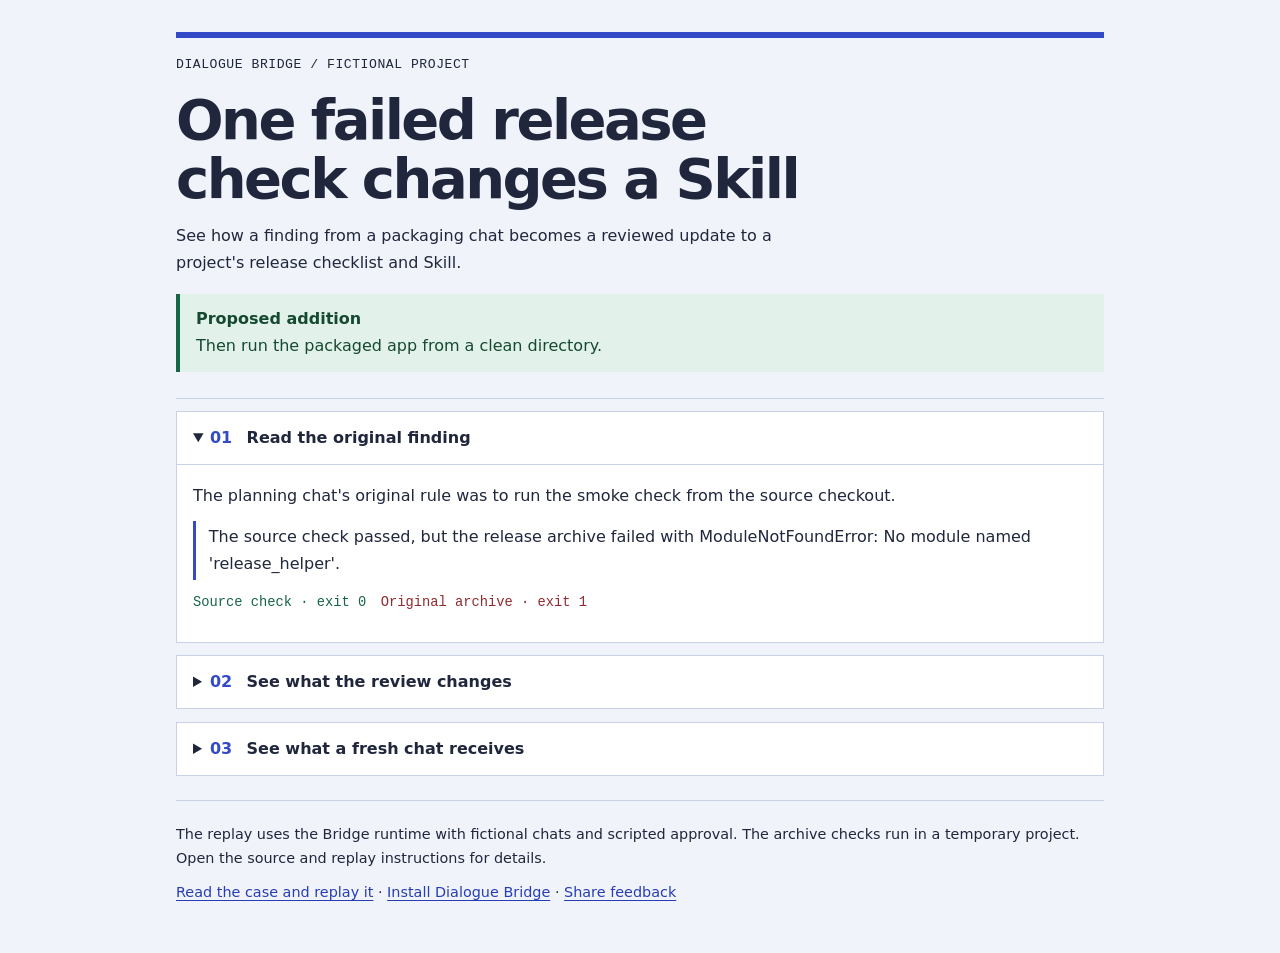
<file: docs/release-check-example.html>
<!doctype html>
<html lang="en">
<head>
  <meta charset="utf-8">
  <meta name="viewport" content="width=device-width, initial-scale=1">
  <meta name="description" content="Follow one fictional packaging failure from its source chat into a reviewed project Skill update.">
  <title>Dialogue Bridge | A project Skill gets a new check</title>
  <style>
    :root { color-scheme: light; --ink:#20273d; --paper:#f0f3fa; --card:#fff; --accent:#334bc6; --pass:#176548; --line:#c9d1e6; }
    * { box-sizing:border-box; }
    body { margin:0; background:var(--paper); color:var(--ink); font:1rem/1.65 system-ui,sans-serif; }
    main { width:min(100% - 2.5rem, 58rem); margin:2rem auto 3rem; }
    header { border-top:6px solid var(--accent); border-bottom:1px solid var(--line); padding:1rem 0 1.6rem; }
    .label, .status, code, pre { font-family:Consolas,monospace; }
    .label { font-size:.82rem; letter-spacing:.04em; }
    h1 { font-size:clamp(2rem,6vw,3.5rem); line-height:1.06; letter-spacing:-.045em; margin:.9rem 0; max-width:16ch; }
    p { margin:.65rem 0; }
    header p { max-width:63ch; }
    .change { border-left:4px solid var(--pass); background:#e2f2ea; padding:.8rem 1rem; margin-top:1.1rem; color:#164932; }
    details { background:var(--card); border:1px solid var(--line); margin-top:.8rem; }
    summary { padding:.8rem 1rem; cursor:pointer; font-weight:700; }
    summary span { color:var(--accent); padding-right:.55rem; }
    details[open] summary { border-bottom:1px solid var(--line); }
    .body { padding:.45rem 1rem 1rem; }
    blockquote { border-left:3px solid var(--accent); padding:.2rem .8rem; margin:.75rem 0; }
    .status { display:flex; flex-wrap:wrap; gap:.4rem .9rem; font-size:.86rem; }
    .pass { color:var(--pass); }
    .fail { color:#93292e; }
    code { overflow-wrap:anywhere; }
    footer { margin-top:1.5rem; border-top:1px solid var(--line); padding-top:.75rem; font-size:.9rem; }
    a { color:#263db6; text-underline-offset:.2em; }
    a:focus-visible, summary:focus-visible { outline:3px solid var(--accent); outline-offset:3px; }
    @media (max-width:36rem) { main { width:calc(100% - 1.5rem); margin-top:1rem; } }
  </style>
</head>
<body>
<main>
  <header>
    <div class="label">DIALOGUE BRIDGE / FICTIONAL PROJECT</div>
    <h1>One failed release check changes a Skill</h1>
    <p>See how a finding from a packaging chat becomes a reviewed update to a project's release checklist and Skill.</p>
    <div class="change"><strong>Proposed addition</strong><br>Then run the packaged app from a clean directory.</div>
  </header>
  <details open>
    <summary><span>01</span> Read the original finding</summary>
    <div class="body">
      <p>The planning chat's original rule was to run the smoke check from the source checkout.</p>
      <blockquote>The source check passed, but the release archive failed with ModuleNotFoundError: No module named 'release_helper'.</blockquote>
      <p class="status"><span class="pass">Source check · exit 0</span><span class="fail">Original archive · exit 1</span></p>
    </div>
  </details>
  <details>
    <summary><span>02</span> See what the review changes</summary>
    <div class="body">
      <p>The packaging chat proposes a new check with references to both source messages. The shared rule stays as it was until approval. After approval, the planning chat's dependent view needs review. The packaging chat's separate view stays current.</p>
      <p>The reviewed wording can go into <code>docs/release-checks.md</code> and <code>.agents/skills/release-check/SKILL.md</code>.</p>
      <div class="change">Run the smoke check from the source checkout.<br><strong>+ Then run the packaged app from a clean directory.</strong></div>
    </div>
  </details>
  <details>
    <summary><span>03</span> See what a fresh chat receives</summary>
    <div class="body">
      <p>A fresh reader can retrieve the revised rule and the packaging chat's original finding. The replay applies the approved wording to the example files and tests a rebuilt archive containing the missing helper.</p>
      <p class="status pass">Fixed archive · exit 0 · Release smoke check passed.</p>
    </div>
  </details>
  <footer>
    <p>The replay uses the Bridge runtime with fictional chats and scripted approval. The archive checks run in a temporary project. Open the source and replay instructions for details.</p>
    <p><a href="https://github.com/zhaosknss/codex-dialogue-bridge/blob/codex/initial-plugin/docs/RELEASE_CHECK_EXAMPLE.md">Read the case and replay it</a> · <a href="https://github.com/zhaosknss/codex-dialogue-bridge#install-in-codex">Install Dialogue Bridge</a> · <a href="https://github.com/zhaosknss/codex-dialogue-bridge/issues/new/choose">Share feedback</a></p>
  </footer>
</main>
</body>
</html>
</file>
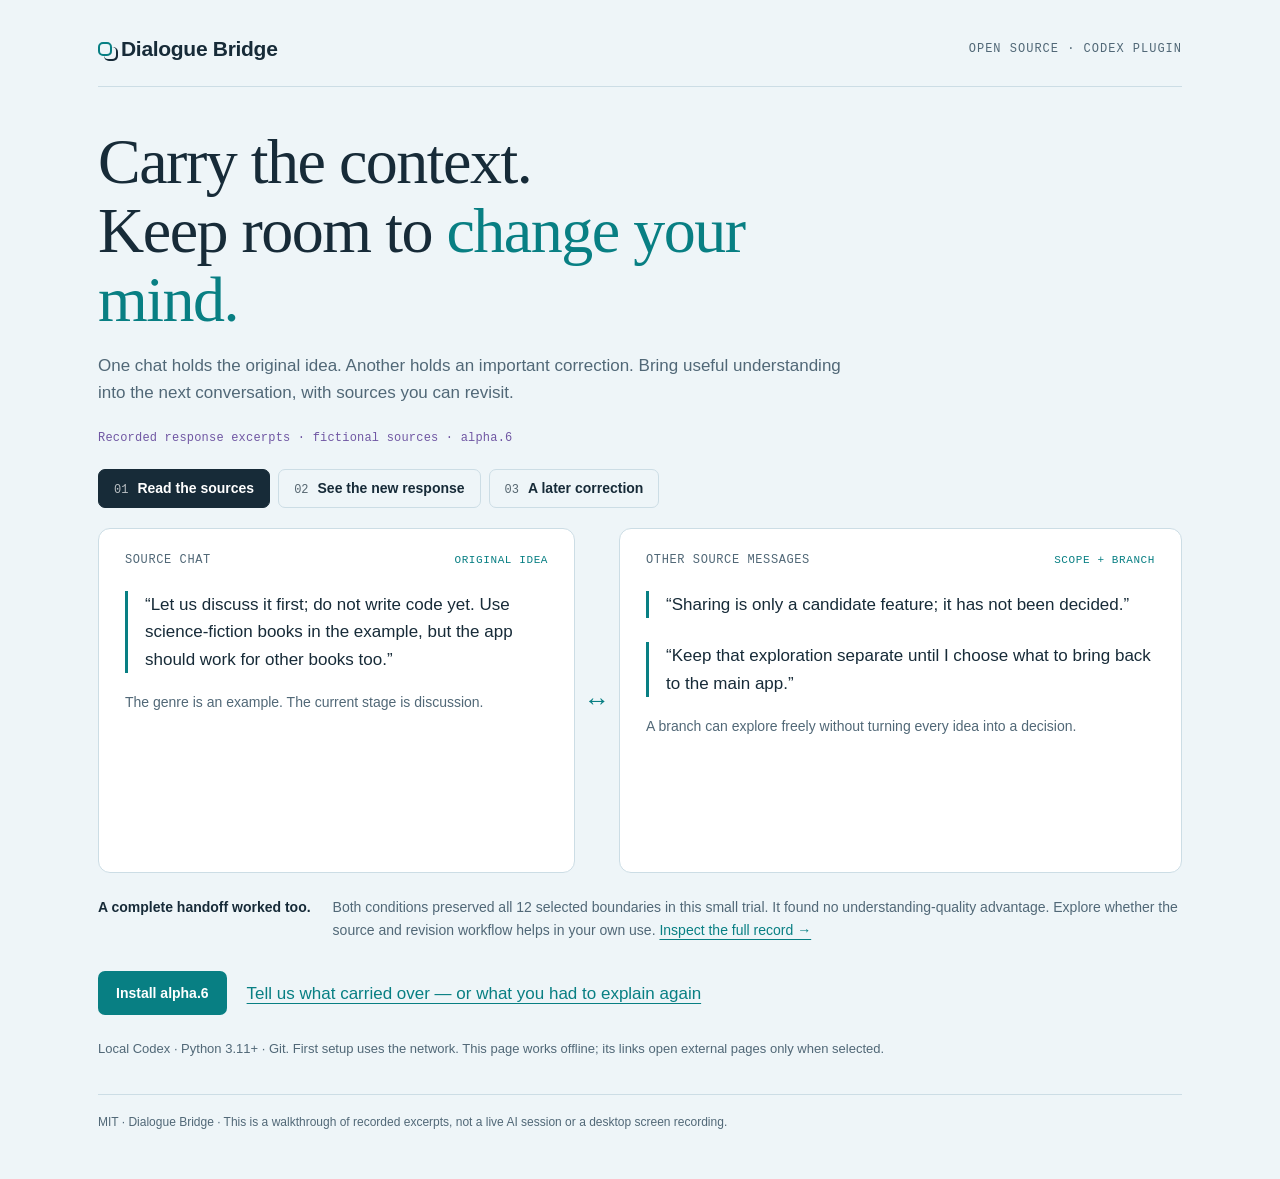
<file: docs/walkthrough.html>
<!doctype html>
<html lang="en">
<head>
<meta charset="utf-8">
<meta name="viewport" content="width=device-width, initial-scale=1">
<meta name="description" content="A recorded Dialogue Bridge walkthrough using fictional chats and actual response excerpts.">
<title>Dialogue Bridge — carry the context</title>
<style>
:root{--ink:#172b38;--muted:#516877;--paper:#eef5f8;--white:#fff;--teal:#087f83;--purple:#7057a3;--line:#ccdde5;--display:Georgia,'Times New Roman',serif;--body:'Segoe UI',Arial,sans-serif;--mono:Consolas,monospace}
*{box-sizing:border-box}body{margin:0;background:var(--paper);color:var(--ink);font:17px/1.6 var(--body)}a{color:var(--teal);text-underline-offset:4px}button,a{outline-offset:5px}button:focus-visible,a:focus-visible{outline:3px solid var(--purple)}
main{max-width:1160px;margin:auto;padding:32px 38px 48px}.masthead{display:flex;justify-content:space-between;gap:24px;align-items:center;border-bottom:1px solid var(--line);padding-bottom:20px}.brand{font-weight:700;letter-spacing:-.3px;font-size:21px}.mark{display:inline-block;width:14px;height:14px;border:2px solid var(--teal);border-radius:5px;margin-right:9px;box-shadow:5px 4px 0 -1px var(--paper),6px 5px 0 0 var(--ink)}.edition{font:12px var(--mono);text-transform:uppercase;letter-spacing:1px;color:var(--muted)}
h1{font:normal clamp(39px,5.2vw,64px)/1.08 var(--display);max-width:800px;letter-spacing:-1.5px;margin:40px 0 18px}h1 em{font-style:normal;color:var(--teal)}.intro{max-width:760px;color:var(--muted);margin:0 0 25px}.record-label{font:12px var(--mono);color:var(--purple);letter-spacing:.2px}.steps{display:flex;gap:8px;flex-wrap:wrap;margin:24px 0 20px}.steps button{cursor:pointer;border:1px solid var(--line);padding:10px 15px;border-radius:7px;background:transparent;font:600 14px var(--body);color:var(--ink)}.steps button[aria-pressed="true"]{background:var(--ink);color:var(--white);border-color:var(--ink)}.steps button span{font:12px var(--mono);margin-right:9px;opacity:.7}
.scene{display:grid;grid-template-columns:minmax(0,1fr) 44px minmax(0,1.18fr);align-items:stretch;min-height:345px}.card{background:var(--white);border:1px solid var(--line);border-radius:12px;padding:24px 26px}.card-head{display:flex;align-items:center;justify-content:space-between;gap:12px;font:12px var(--mono);color:var(--muted);text-transform:uppercase;letter-spacing:.6px}.source-tag{color:var(--teal);font:11px var(--mono);white-space:nowrap}.quote{border-left:3px solid var(--teal);padding-left:17px;margin:24px 0 18px;font-size:17px}.small{font-size:14px;color:var(--muted)}.bridge-line{display:flex;align-items:center;justify-content:center;color:var(--teal);font-size:26px}.reply{font-size:18px;margin-top:23px}.reply p{margin:0 0 17px}.reply strong{color:var(--teal);font-weight:650}.footnote{margin-top:22px;padding-top:16px;border-top:1px solid var(--line);font-size:13px;color:var(--muted)}.comparison{display:flex;gap:22px;align-items:flex-start;margin:23px 0 30px;font-size:14px;color:var(--muted)}.comparison b{color:var(--ink);white-space:nowrap;font-weight:600}.actions{display:flex;gap:20px;flex-wrap:wrap;align-items:center}.install{background:var(--teal);color:white;text-decoration:none;padding:11px 18px;border-radius:7px;font-size:14px;font-weight:600}.afterword{margin:24px 0 0;color:var(--muted);font-size:13px}footer{margin-top:34px;border-top:1px solid var(--line);padding-top:18px;font-size:12px;color:var(--muted)}[hidden]{display:none!important}
@media(max-width:700px){main{padding:22px 20px 30px}.masthead{align-items:flex-start}.edition{text-align:right;max-width:120px;line-height:1.5}h1{margin-top:29px}.scene{grid-template-columns:minmax(0,1fr);gap:10px;min-height:0}.bridge-line{transform:rotate(90deg);height:22px}.card{padding:21px}.comparison{display:block}.comparison b{display:block;margin-bottom:7px}.steps{gap:7px}.steps button{padding:9px 10px;font-size:12px}.steps button span{margin-right:5px}}
@media(prefers-reduced-motion:no-preference){.card{animation:appear .22s ease-out}@keyframes appear{from{opacity:.5;transform:translateY(4px)}to{opacity:1;transform:none}}}
</style>
</head>
<body>
<main>
<header class="masthead"><div class="brand"><span class="mark" aria-hidden="true"></span>Dialogue Bridge</div><div class="edition">Open source · Codex plugin</div></header>
<h1>Carry the context.<br>Keep room to <em>change your mind.</em></h1>
<p class="intro">One chat holds the original idea. Another holds an important correction. Bring useful understanding into the next conversation, with sources you can revisit.</p>
<div class="record-label">Recorded response excerpts · fictional sources · alpha.6</div>
<nav class="steps" aria-label="Walkthrough stages">
<button type="button" aria-pressed="true" aria-controls="stage-0" data-stage="0"><span>01</span>Read the sources</button>
<button type="button" aria-pressed="false" aria-controls="stage-1" data-stage="1"><span>02</span>See the new response</button>
<button type="button" aria-pressed="false" aria-controls="stage-2" data-stage="2"><span>03</span>A later correction</button>
</nav>
<section id="stage-0" class="scene" aria-label="Source conversations">
<article class="card"><div class="card-head">Source chat<span class="source-tag">Original idea</span></div><blockquote class="quote">“Let us discuss it first; do not write code yet. Use science-fiction books in the example, but the app should work for other books too.”</blockquote><p class="small">The genre is an example. The current stage is discussion.</p></article>
<div class="bridge-line" aria-hidden="true">↔</div>
<article class="card"><div class="card-head">Other source messages<span class="source-tag">Scope + branch</span></div><blockquote class="quote">“Sharing is only a candidate feature; it has not been decided.”</blockquote><blockquote class="quote">“Keep that exploration separate until I choose what to bring back to the main app.”</blockquote><p class="small">A branch can explore freely without turning every idea into a decision.</p></article>
</section>
<section id="stage-1" class="scene" aria-label="Recorded initial response" hidden>
<article class="card"><div class="card-head">In a new local chat<span class="source-tag">Your selected chats</span></div><p class="reply">Select <strong>@Dialogue Bridge</strong><br>Paste your source conversation links.</p><p class="small">Links alone mean “understand this background”. You can also add what you want to focus on.</p><p class="footnote">The recorded trial used a Bridge export prepared from fictional sources. It did not record this desktop interaction.</p></article>
<div class="bridge-line" aria-hidden="true">→</div>
<article class="card"><div class="card-head">Actual response excerpt<span class="source-tag">Initial phase</span></div><div class="reply"><p>“Version one includes a book list and reading progress. <strong>Coding is not authorized.</strong>”</p><p>“Sharing remains a candidate. Book-club exploration stays separate until you choose what to bring into the main app.”</p></div><p class="footnote">The model interprets the material. The plugin supplies sources, storage and refresh.</p></article>
</section>
<section id="stage-2" class="scene" aria-label="Recorded response to a correction" hidden>
<article class="card"><div class="card-head">Later user message<span class="source-tag">A changed stage</span></div><blockquote class="quote">“Now implement the local prototype with a book list and reading progress. Still no accounts or sharing.”</blockquote><blockquote class="quote">“Bring back the idea of optional club tags only as a candidate for later, not a requirement.”</blockquote><p class="small">New source text was surfaced for review. The saved understanding was marked as needing review.</p></article>
<div class="bridge-line" aria-hidden="true">→</div>
<article class="card"><div class="card-head">Actual response excerpt<span class="source-tag">Update phase</span></div><div class="reply"><p>“Implement the local prototype with those two core features, <strong>without accounts or sharing.</strong> Club tags are not an implementation requirement.”</p></div><p class="footnote">This response revised the interpretation. The trial did not execute the project or save a new understanding revision.</p></article>
</section>
<div class="comparison"><b>A complete handoff worked too.</b><span>Both conditions preserved all 12 selected boundaries in this small trial. It found no understanding-quality advantage. Explore whether the source and revision workflow helps in your own use. <a href="https://github.com/zhaosknss/codex-dialogue-bridge/blob/codex/initial-plugin/docs/COMPARISON.md">Inspect the full record →</a></span></div>
<div class="actions"><a class="install" href="https://github.com/zhaosknss/codex-dialogue-bridge#install-in-codex">Install alpha.6</a><a href="https://github.com/zhaosknss/codex-dialogue-bridge/issues/new/choose">Tell us what carried over — or what you had to explain again</a></div>
<p class="afterword">Local Codex · Python 3.11+ · Git. First setup uses the network. This page works offline; its links open external pages only when selected.</p>
<footer>MIT · Dialogue Bridge · This is a walkthrough of recorded excerpts, not a live AI session or a desktop screen recording.</footer>
</main>
<script>
const buttons = Array.from(document.querySelectorAll('[data-stage]'));
buttons.forEach(button => button.addEventListener('click', () => {
  const selected = button.dataset.stage;
  buttons.forEach(item => item.setAttribute('aria-pressed', String(item === button)));
  document.querySelectorAll('.scene').forEach(scene => { scene.hidden = scene.id !== 'stage-' + selected; });
}));
</script>
</body>
</html>
</file>
